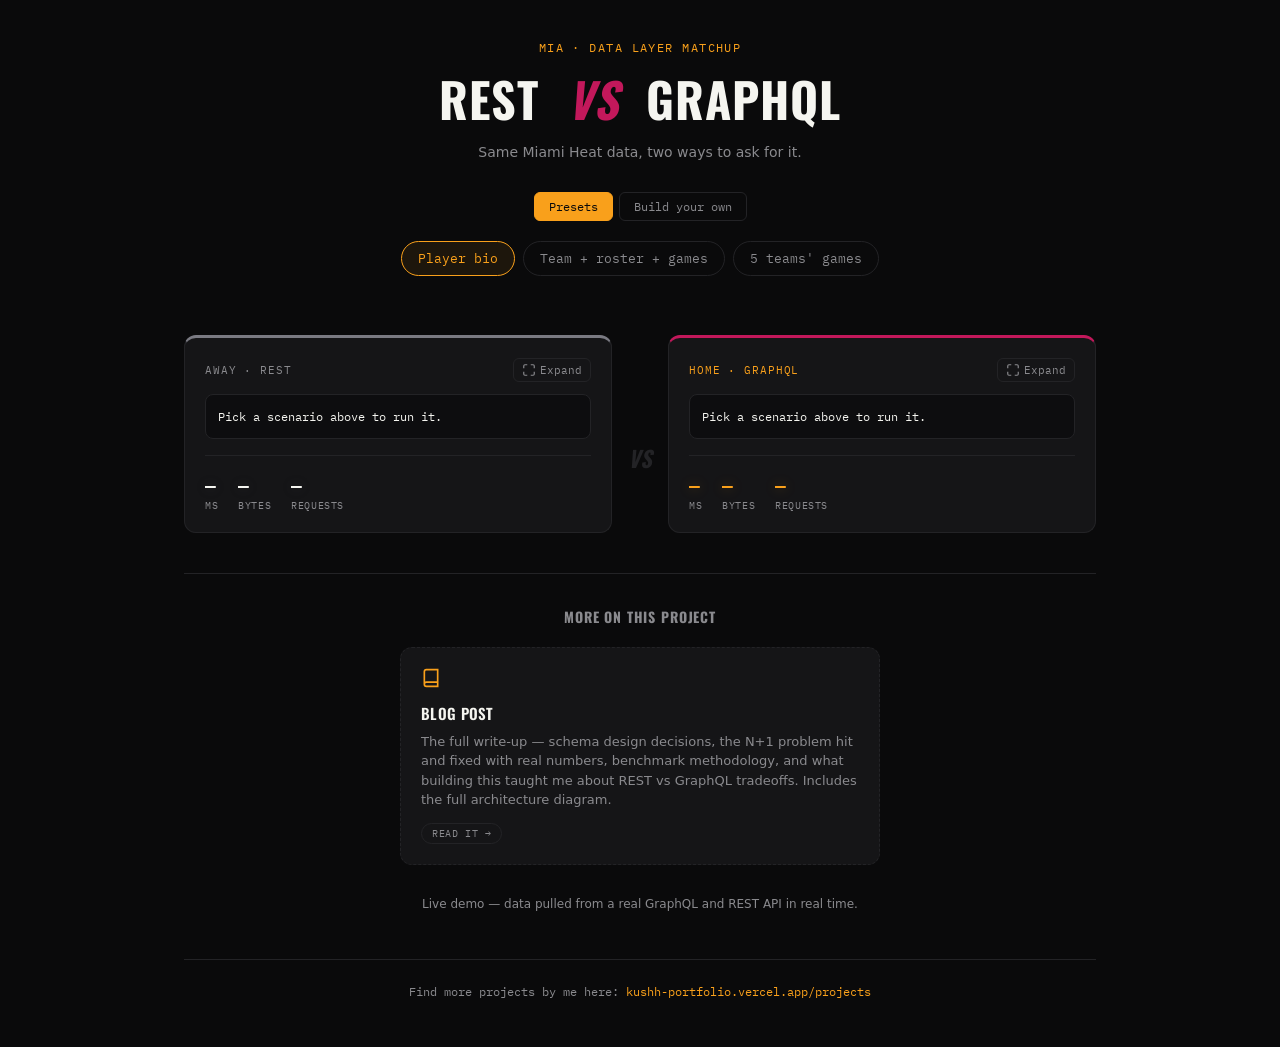
<file: frontend/index.html>
<!DOCTYPE html>
<html lang="en">
<head>
<meta charset="UTF-8" />
<meta name="viewport" content="width=device-width, initial-scale=1.0" />
<title>REST vs GraphQL — Miami Heat Data</title>
<link rel="icon" type="image/svg+xml" href="favicon.svg" />
<link rel="preconnect" href="https://fonts.googleapis.com">
<link href="https://fonts.googleapis.com/css2?family=Oswald:wght@500;600;700&family=IBM+Plex+Mono:wght@400;500;600&display=swap" rel="stylesheet">
<link rel="stylesheet" href="style.css" />
</head>
<body>

<header class="scoreboard-header">
  <p class="eyebrow">MIA · Data Layer Matchup</p>
  <h1>REST <span class="vs">vs</span> GraphQL</h1>
  <p class="subhead">Same Miami Heat data, two ways to ask for it.</p>
</header>

<div class="mode-toggle" role="tablist" aria-label="Demo mode">
  <button type="button" class="mode-btn active" id="mode-presets-btn" onclick="setMode('presets')">Presets</button>
  <button type="button" class="mode-btn" id="mode-builder-btn" onclick="setMode('builder')">Build your own</button>
</div>

<nav class="scenario-select" id="scenario-select" role="tablist" aria-label="Query scenario">
  <button type="button" class="scenario-btn active" data-scenario="1" onclick="runScenario(1, this)">
    Player bio
  </button>
  <button type="button" class="scenario-btn" data-scenario="2" onclick="runScenario(2, this)">
    Team + roster + games
  </button>
  <button type="button" class="scenario-btn" data-scenario="3" onclick="runScenario(3, this)">
    5 teams' games
  </button>
</nav>

<section class="builder-panel" id="builder-panel" aria-label="Custom query builder">
  <div class="builder-row">
    <label>Team</label>
    <span class="team-locked">
      <svg width="14" height="14" viewBox="0 0 24 24" fill="none" stroke="currentColor" stroke-width="2"><path d="M12 2l7 4v6c0 5-3.5 8.5-7 10-3.5-1.5-7-5-7-10V6l7-4z"/></svg>
      Miami Heat
    </span>
    <span class="team-locked-note">(roster data only exists for the Heat — see project notes)</span>
  </div>

  <div class="builder-columns">
    <div class="field-group">
      <p class="field-group-title">Team fields</p>
      <label><input type="checkbox" class="team-field" value="fullName" checked onchange="renderQueryPreview()"> Full name</label>
      <label><input type="checkbox" class="team-field" value="conference" onchange="renderQueryPreview()"> Conference</label>
      <label><input type="checkbox" class="team-field" value="division" onchange="renderQueryPreview()"> Division</label>
    </div>

    <div class="field-group">
      <p class="field-group-title">
        <label><input type="checkbox" id="include-roster" onchange="toggleRosterFields(); renderQueryPreview()"> Roster</label>
      </p>
      <div id="roster-fields" class="nested-fields disabled">
        <label><input type="checkbox" class="roster-field" value="firstName" checked onchange="renderQueryPreview()"> First name</label>
        <label><input type="checkbox" class="roster-field" value="lastName" checked onchange="renderQueryPreview()"> Last name</label>
        <label><input type="checkbox" class="roster-field" value="position" onchange="renderQueryPreview()"> Position</label>
        <label><input type="checkbox" class="roster-field" value="height" onchange="renderQueryPreview()"> Height</label>
        <label><input type="checkbox" class="roster-field" value="jerseyNumber" onchange="renderQueryPreview()"> Jersey #</label>
        <label><input type="checkbox" class="roster-field" value="college" onchange="renderQueryPreview()"> College</label>
      </div>
    </div>

    <div class="field-group">
      <p class="field-group-title">
        <label><input type="checkbox" id="include-games" onchange="toggleGamesFields(); renderQueryPreview()"> Recent games</label>
      </p>
      <div id="games-fields" class="nested-fields disabled">
        <label><input type="checkbox" class="games-field" value="date" checked onchange="renderQueryPreview()"> Date</label>
        <label><input type="checkbox" class="games-field" value="homeTeamAbbr" checked onchange="renderQueryPreview()"> Home team</label>
        <label><input type="checkbox" class="games-field" value="visitorTeamAbbr" checked onchange="renderQueryPreview()"> Visitor team</label>
        <label><input type="checkbox" class="games-field" value="homeScore" onchange="renderQueryPreview()"> Home score</label>
        <label><input type="checkbox" class="games-field" value="visitorScore" onchange="renderQueryPreview()"> Visitor score</label>
        <label class="limit-row">
          Limit
          <input type="number" id="games-limit" value="5" min="1" max="10" onchange="renderQueryPreview()">
        </label>
      </div>
    </div>
  </div>

  <div class="query-preview">
    <p class="field-group-title">Generated GraphQL query</p>
    <pre id="query-preview-text" class="response-body"></pre>
  </div>

  <button type="button" class="run-btn" id="run-builder-btn" onclick="runCustomQuery()">Run this query</button>
</section>

<div class="progress-track" id="progress-track" aria-hidden="true">
  <div class="progress-fill" id="progress-fill"></div>
</div>

<main class="matchup">

  <section class="panel panel-rest" aria-label="REST response">
    <div class="panel-tag-row">
      <div class="panel-tag">AWAY · REST</div>
      <button type="button" class="expand-btn" onclick="openModal('rest')" aria-label="Expand REST response">
        <svg width="14" height="14" viewBox="0 0 24 24" fill="none" stroke="currentColor" stroke-width="2"><path d="M9 3H5a2 2 0 0 0-2 2v4M15 3h4a2 2 0 0 1 2 2v4M9 21H5a2 2 0 0 1-2-2v-4M15 21h4a2 2 0 0 0 2-2v-4"/></svg>
        Expand
      </button>
    </div>
    <pre id="rest-output" class="response-body">Pick a scenario above to run it.</pre>
    <div class="stat-line">
      <div class="stat"><span class="stat-value" id="rest-time">—</span><span class="stat-label">ms</span></div>
      <div class="stat"><span class="stat-value" id="rest-size">—</span><span class="stat-label">bytes</span></div>
      <div class="stat"><span class="stat-value" id="rest-calls">—</span><span class="stat-label">requests</span></div>
    </div>
  </section>

  <div class="vs-divider" aria-hidden="true">VS</div>

  <section class="panel panel-graphql" aria-label="GraphQL response">
    <div class="panel-tag-row">
      <div class="panel-tag">HOME · GRAPHQL</div>
      <button type="button" class="expand-btn" onclick="openModal('graphql')" aria-label="Expand GraphQL response">
        <svg width="14" height="14" viewBox="0 0 24 24" fill="none" stroke="currentColor" stroke-width="2"><path d="M9 3H5a2 2 0 0 0-2 2v4M15 3h4a2 2 0 0 1 2 2v4M9 21H5a2 2 0 0 1-2-2v-4M15 21h4a2 2 0 0 0 2-2v-4"/></svg>
        Expand
      </button>
    </div>
    <pre id="graphql-output" class="response-body">Pick a scenario above to run it.</pre>
    <div class="stat-line">
      <div class="stat"><span class="stat-value" id="graphql-time">—</span><span class="stat-label">ms</span></div>
      <div class="stat"><span class="stat-value" id="graphql-size">—</span><span class="stat-label">bytes</span></div>
      <div class="stat"><span class="stat-value" id="graphql-calls">—</span><span class="stat-label">requests</span></div>
    </div>
  </section>

</main>

<section class="coming-soon" aria-label="Additional project content">
  <h2 class="coming-soon-title">More on this project</h2>
  <a href="blog.html" class="coming-soon-card coming-soon-single">
    <div class="coming-soon-icon">
      <svg width="20" height="20" viewBox="0 0 24 24" fill="none" stroke="currentColor" stroke-width="2"><path d="M4 19.5A2.5 2.5 0 0 1 6.5 17H20M4 4.5A2.5 2.5 0 0 1 6.5 2H20v20H6.5A2.5 2.5 0 0 1 4 19.5v-15z"/></svg>
    </div>
    <p class="coming-soon-label">Blog post</p>
    <p class="coming-soon-desc">The full write-up — schema design decisions, the N+1 problem hit and fixed with real numbers, benchmark methodology, and what building this taught me about REST vs GraphQL tradeoffs. Includes the full architecture diagram.</p>
    <span class="coming-soon-badge">Read it →</span>
  </a>
</section>

<p class="rate-limit-note" id="status-note">Live demo — data pulled from a real GraphQL and REST API in real time.</p>

<div class="modal-overlay" id="modal-overlay" onclick="closeModalOnBackdrop(event)">
  <div class="modal" role="dialog" aria-modal="true" aria-labelledby="modal-title">
    <div class="modal-header">
      <span class="modal-tag" id="modal-tag">RESPONSE</span>
      <h2 id="modal-title">Full response</h2>
      <div class="modal-actions">
        <button type="button" class="copy-btn" id="copy-btn" onclick="copyModalContent()">Copy</button>
        <button type="button" class="close-btn" onclick="closeModal()" aria-label="Close">✕</button>
      </div>
    </div>
    <pre class="modal-body"><code id="modal-code"></code></pre>
  </div>
</div>

<footer class="site-footer">
  <p>Find more projects by me here: <a href="https://kushh-portfolio.vercel.app/projects" target="_blank" rel="noopener noreferrer">kushh-portfolio.vercel.app/projects</a></p>
</footer>

<script src="app.js"></script>
</body>
</html>
</file>
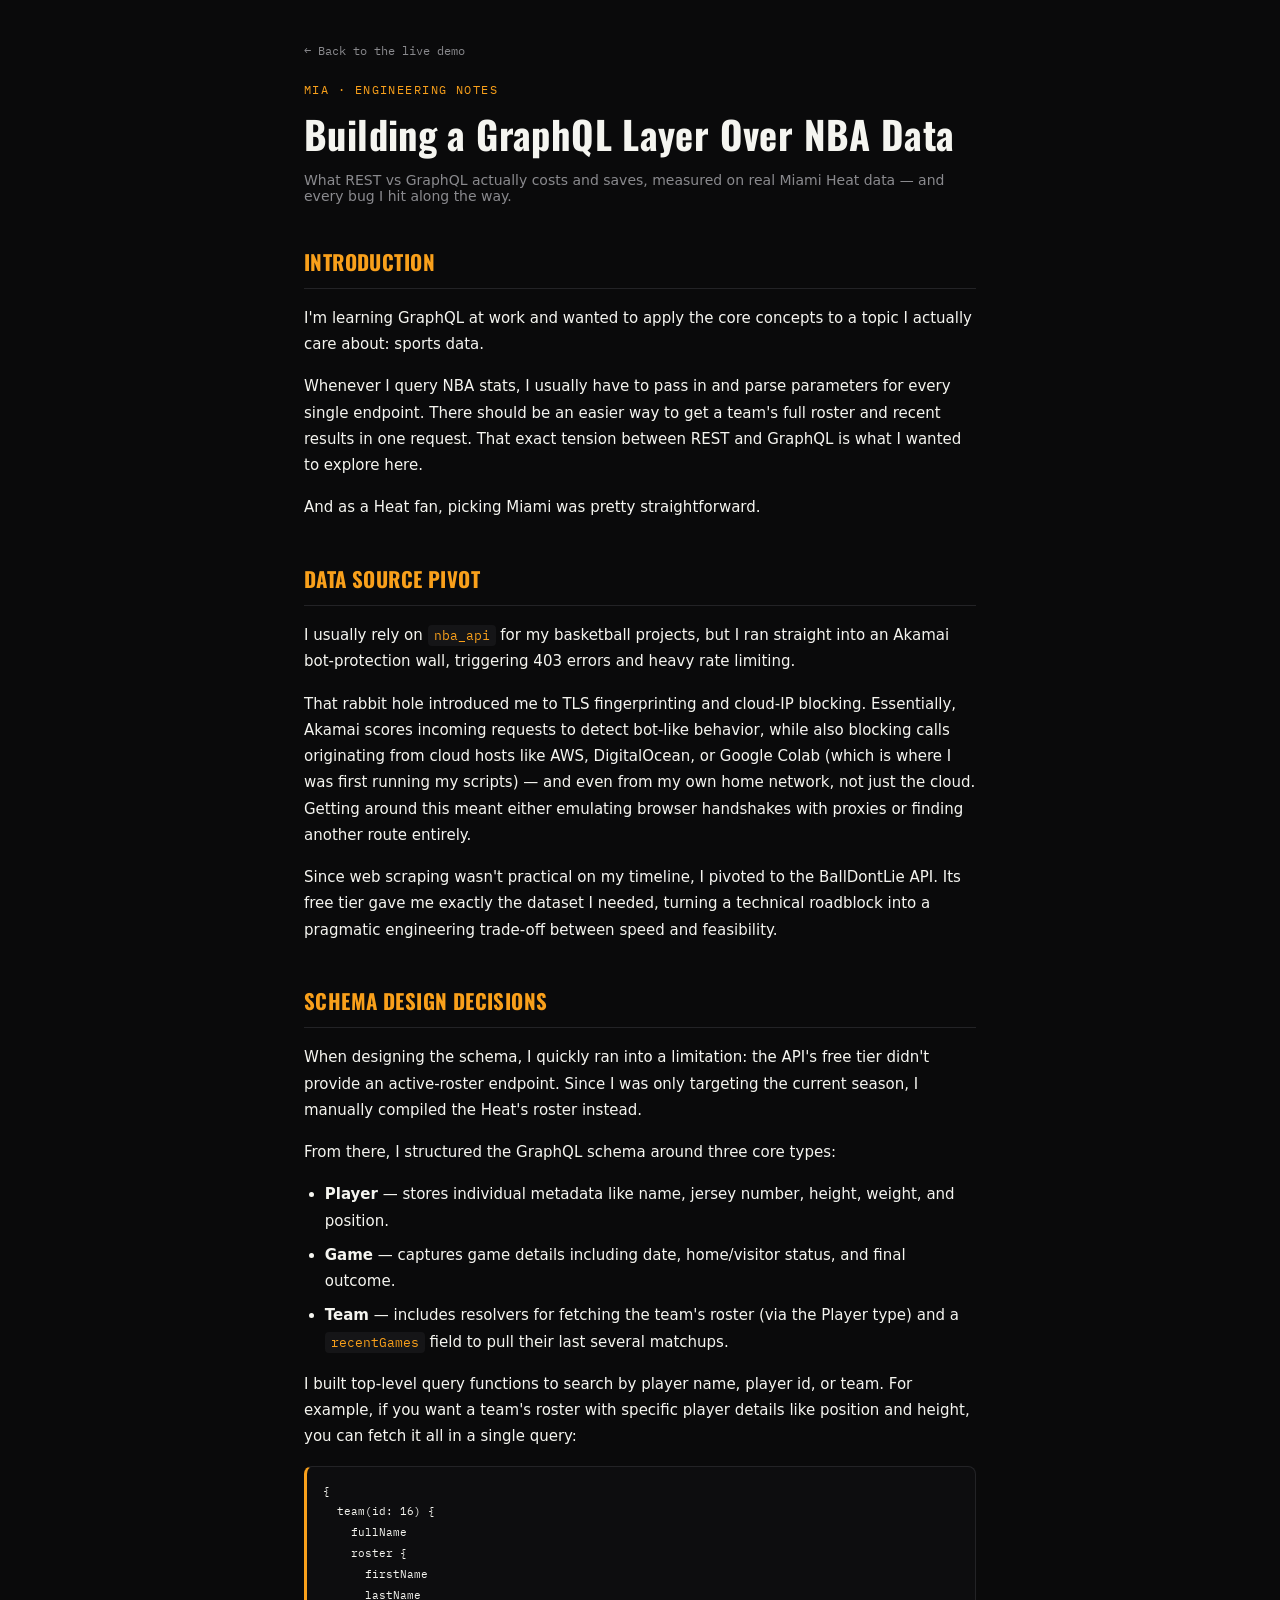
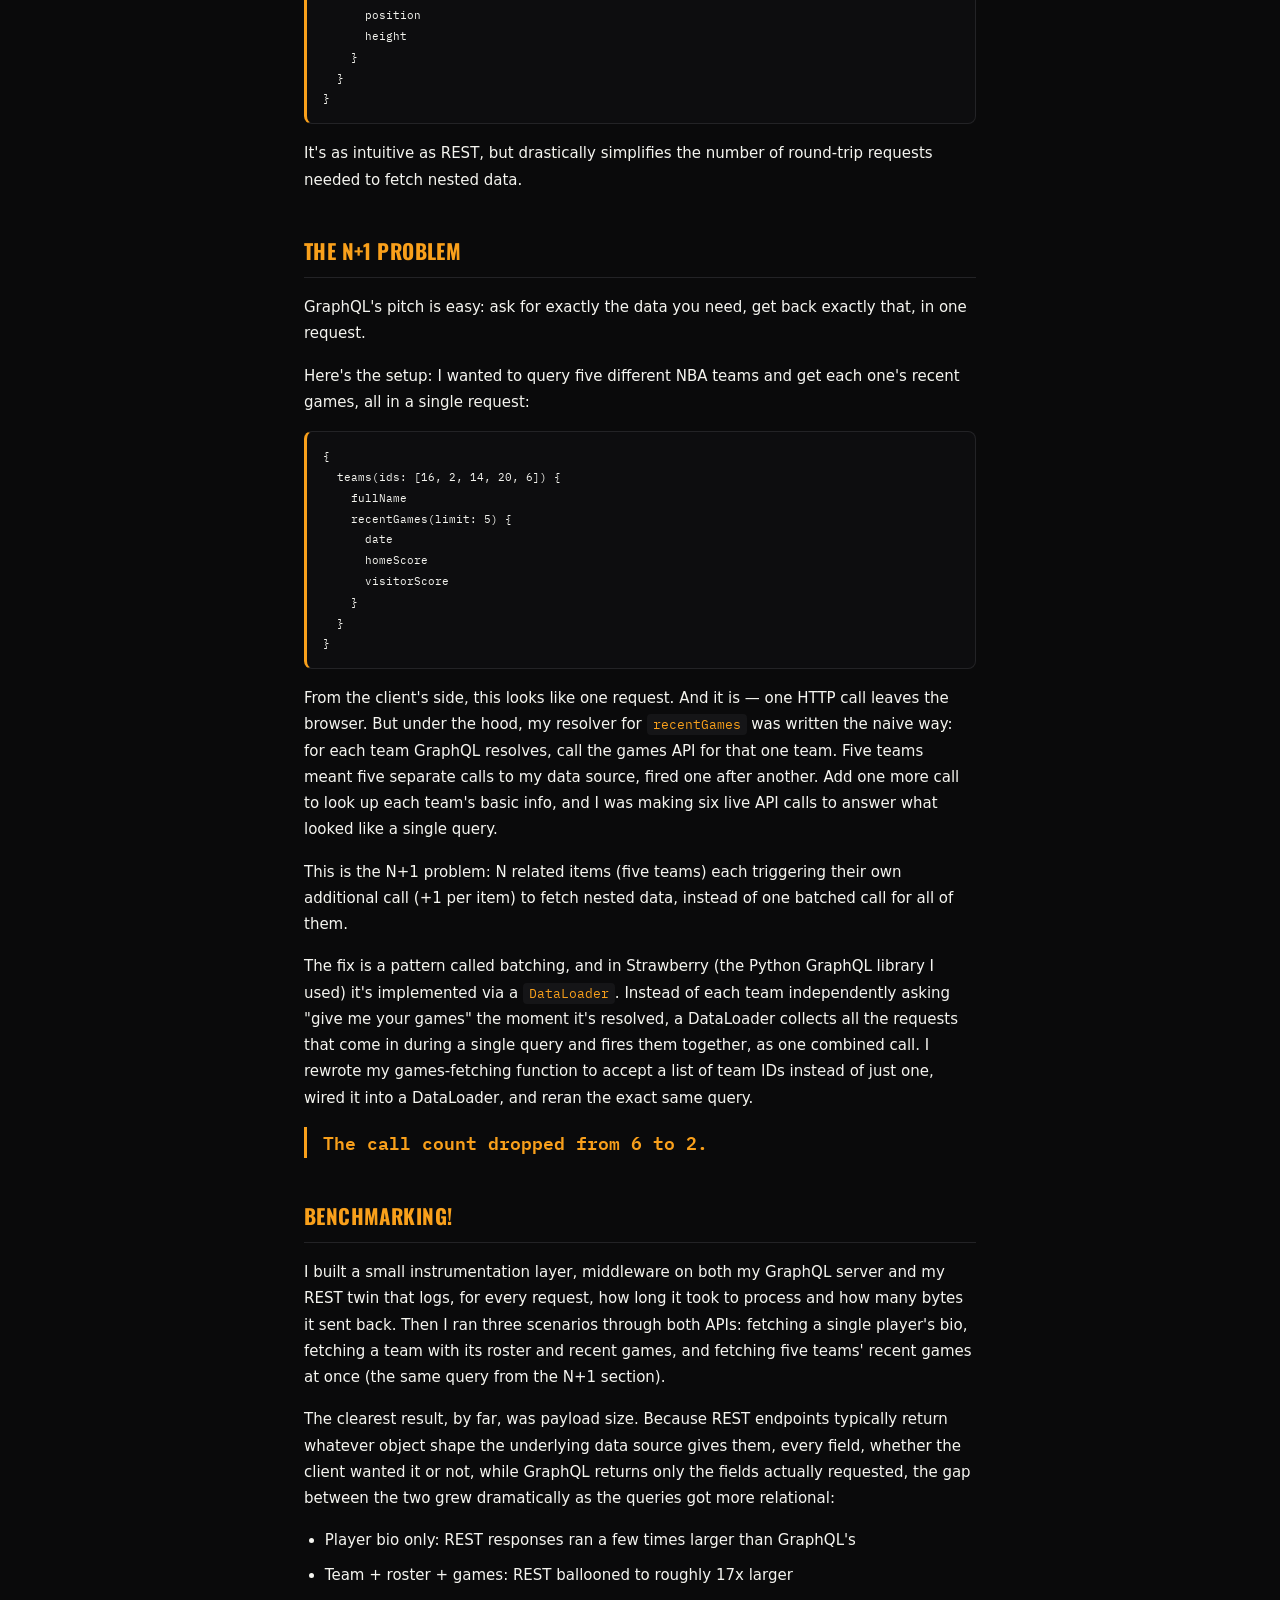
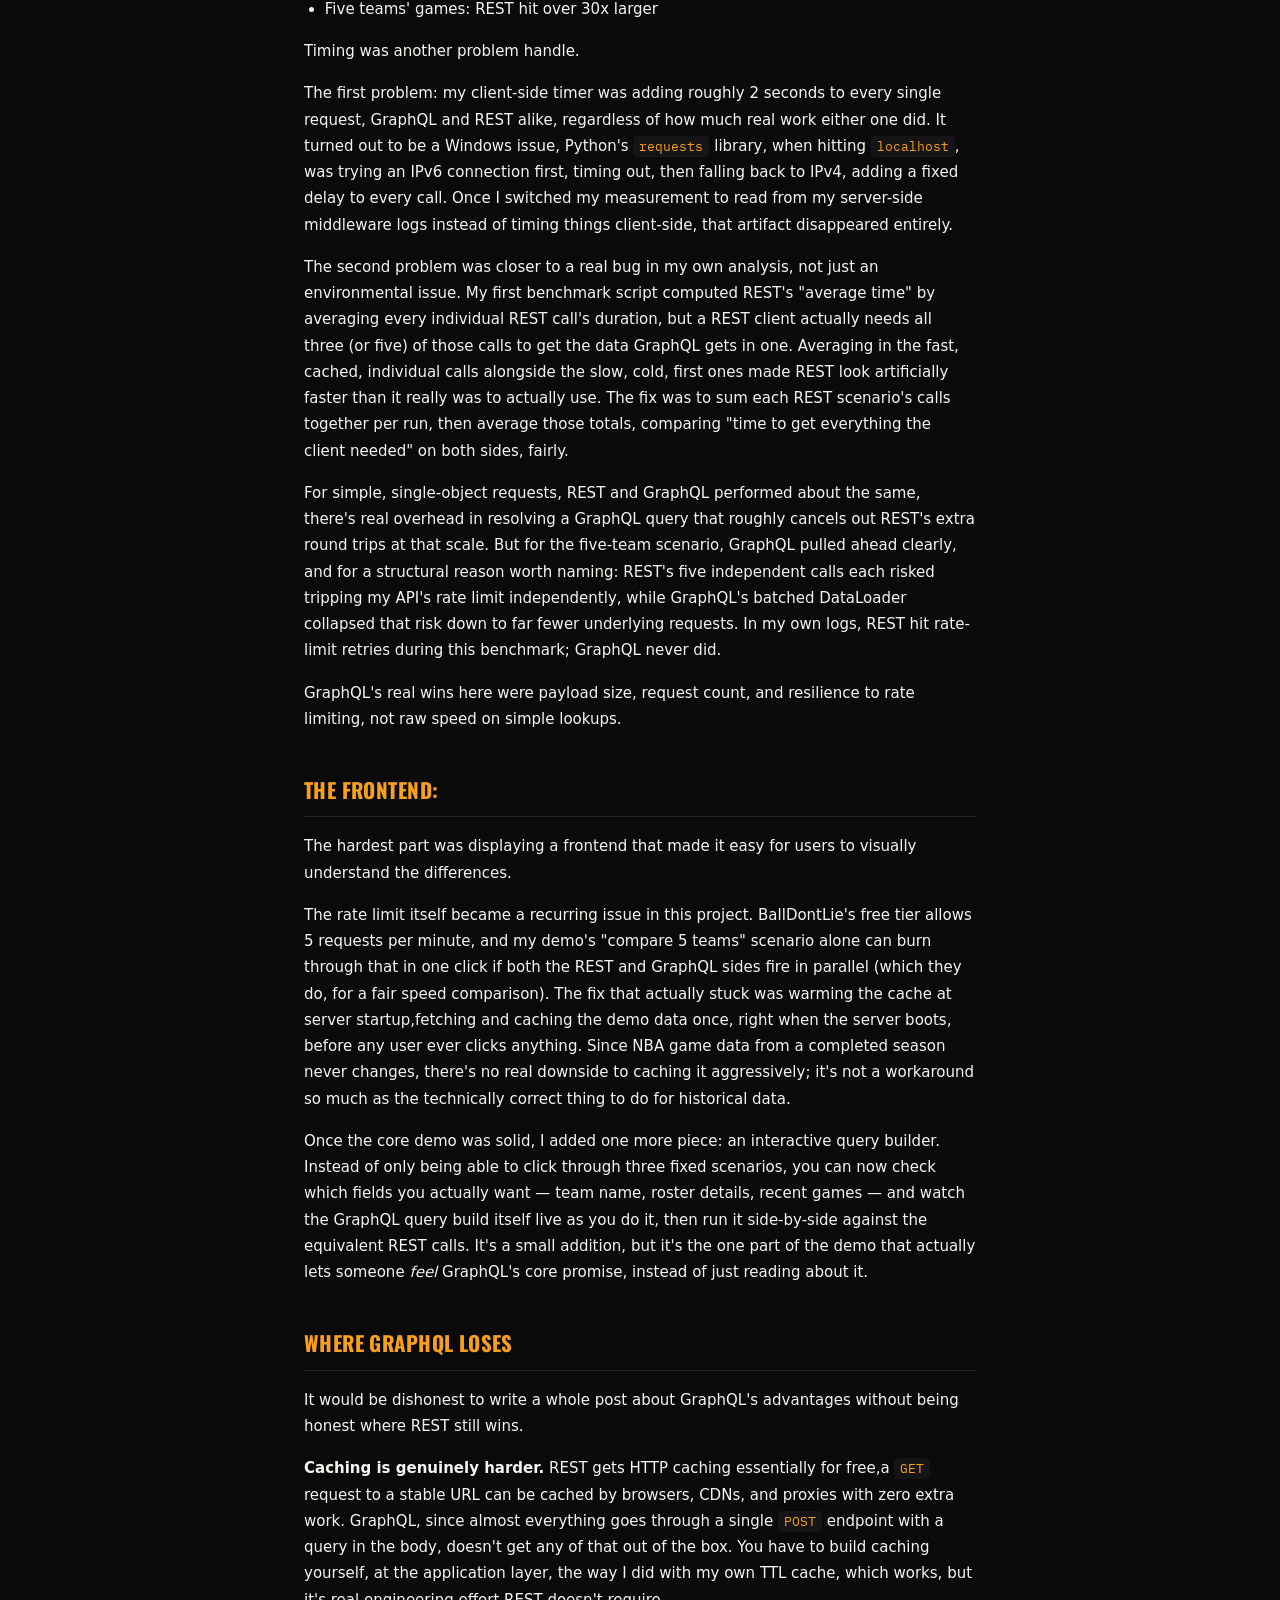
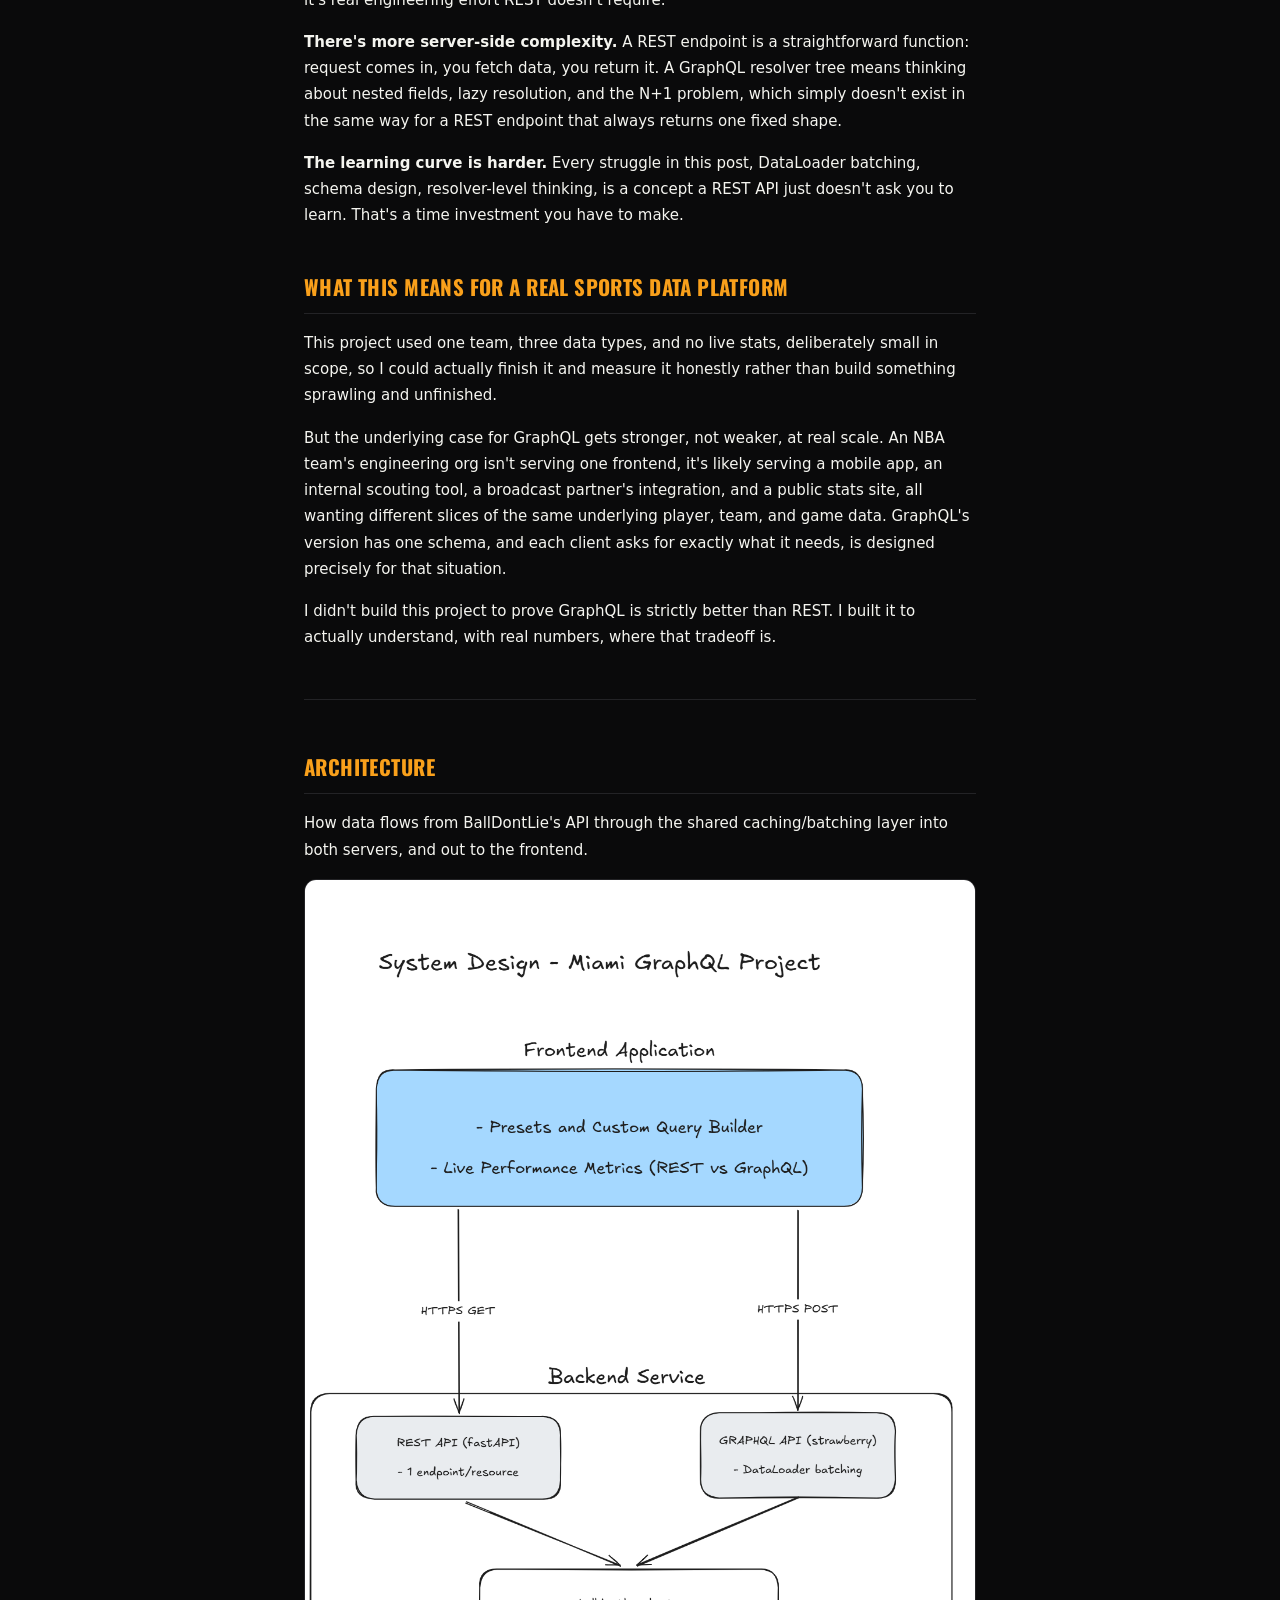
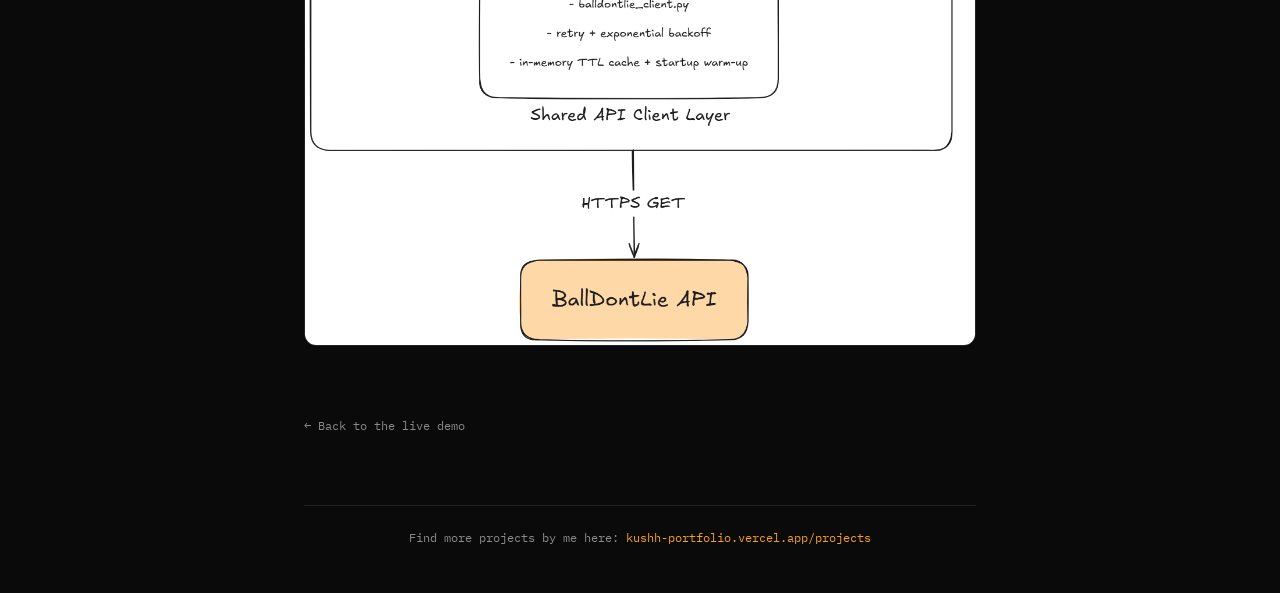
<file: frontend/blog.html>
<!DOCTYPE html>
<html lang="en">
<head>
<meta charset="UTF-8" />
<meta name="viewport" content="width=device-width, initial-scale=1.0" />
<title>Building a GraphQL Layer Over NBA Data — Blog</title>
<link rel="icon" type="image/svg+xml" href="favicon.svg" />
<link rel="preconnect" href="https://fonts.googleapis.com">
<link href="https://fonts.googleapis.com/css2?family=Oswald:wght@500;600;700&family=IBM+Plex+Mono:wght@400;500;600&display=swap" rel="stylesheet">
<link rel="stylesheet" href="style.css" />
<link rel="stylesheet" href="blog.css" />
</head>
<body class="blog-body">

<a href="index.html" class="back-link">← Back to the live demo</a>

<header class="blog-header">
  <p class="eyebrow">MIA · Engineering Notes</p>
  <h1>Building a GraphQL Layer Over NBA Data</h1>
  <p class="subhead">What REST vs GraphQL actually costs and saves, measured on real Miami Heat data — and every bug I hit along the way.</p>
</header>

<article class="blog-article">

  <section>
    <h2>Introduction</h2>
    <p>I'm learning GraphQL at work and wanted to apply the core concepts to a topic I actually care about: sports data.</p>
    <p>Whenever I query NBA stats, I usually have to pass in and parse parameters for every single endpoint. There should be an easier way to get a team's full roster and recent results in one request. That exact tension between REST and GraphQL is what I wanted to explore here.</p>
    <p>And as a Heat fan, picking Miami was pretty straightforward.</p>
  </section>

  <section>
    <h2>Data Source Pivot</h2>
    <p>I usually rely on <code>nba_api</code> for my basketball projects, but I ran straight into an Akamai bot-protection wall, triggering 403 errors and heavy rate limiting.</p>
    <p>That rabbit hole introduced me to TLS fingerprinting and cloud-IP blocking. Essentially, Akamai scores incoming requests to detect bot-like behavior, while also blocking calls originating from cloud hosts like AWS, DigitalOcean, or Google Colab (which is where I was first running my scripts) — and even from my own home network, not just the cloud. Getting around this meant either emulating browser handshakes with proxies or finding another route entirely.</p>
    <p>Since web scraping wasn't practical on my timeline, I pivoted to the BallDontLie API. Its free tier gave me exactly the dataset I needed, turning a technical roadblock into a pragmatic engineering trade-off between speed and feasibility.</p>
  </section>

  <section>
    <h2>Schema Design Decisions</h2>
    <p>When designing the schema, I quickly ran into a limitation: the API's free tier didn't provide an active-roster endpoint. Since I was only targeting the current season, I manually compiled the Heat's roster instead.</p>
    <p>From there, I structured the GraphQL schema around three core types:</p>
    <ul>
      <li><strong>Player</strong> — stores individual metadata like name, jersey number, height, weight, and position.</li>
      <li><strong>Game</strong> — captures game details including date, home/visitor status, and final outcome.</li>
      <li><strong>Team</strong> — includes resolvers for fetching the team's roster (via the Player type) and a <code>recentGames</code> field to pull their last several matchups.</li>
    </ul>
    <p>I built top-level query functions to search by player name, player id, or team. For example, if you want a team's roster with specific player details like position and height, you can fetch it all in a single query:</p>
    <pre class="code-block"><code>{
  team(id: 16) {
    fullName
    roster {
      firstName
      lastName
      position
      height
    }
  }
}</code></pre>
    <p>It's as intuitive as REST, but drastically simplifies the number of round-trip requests needed to fetch nested data.</p>
  </section>

  <section>
    <h2>The N+1 Problem</h2>
    <p>GraphQL's pitch is easy: ask for exactly the data you need, get back exactly that, in one request.</p>
    <p>Here's the setup: I wanted to query five different NBA teams and get each one's recent games, all in a single request:</p>
    <pre class="code-block"><code>{
  teams(ids: [16, 2, 14, 20, 6]) {
    fullName
    recentGames(limit: 5) {
      date
      homeScore
      visitorScore
    }
  }
}</code></pre>
    <p>From the client's side, this looks like one request. And it is — one HTTP call leaves the browser. But under the hood, my resolver for <code>recentGames</code> was written the naive way: for each team GraphQL resolves, call the games API for that one team. Five teams meant five separate calls to my data source, fired one after another. Add one more call to look up each team's basic info, and I was making six live API calls to answer what looked like a single query.</p>
    <p>This is the N+1 problem: N related items (five teams) each triggering their own additional call (+1 per item) to fetch nested data, instead of one batched call for all of them.</p>
    <p>The fix is a pattern called batching, and in Strawberry (the Python GraphQL library I used) it's implemented via a <code>DataLoader</code>. Instead of each team independently asking "give me your games" the moment it's resolved, a DataLoader collects all the requests that come in during a single query and fires them together, as one combined call. I rewrote my games-fetching function to accept a list of team IDs instead of just one, wired it into a DataLoader, and reran the exact same query.</p>
    <p class="callout">The call count dropped from 6 to 2.</p>
  </section>

  <section>
    <h2>Benchmarking!</h2>
    <p> I built a small instrumentation layer, middleware on both my GraphQL server and my REST twin that logs, for every request, how long it took to process and how many bytes it sent back. Then I ran three scenarios through both APIs: fetching a single player's bio, fetching a team with its roster and recent games, and fetching five teams' recent games at once (the same query from the N+1 section).</p>
    <p>The clearest result, by far, was payload size. Because REST endpoints typically return whatever object shape the underlying data source gives them, every field, whether the client wanted it or not, while GraphQL returns only the fields actually requested, the gap between the two grew dramatically as the queries got more relational:</p>
    <ul>
      <li>Player bio only: REST responses ran a few times larger than GraphQL's</li>
      <li>Team + roster + games: REST ballooned to roughly 17x larger</li>
      <li>Five teams' games: REST hit over 30x larger</li>
    </ul>
    <p>Timing was another problem handle.</p>
    <p>The first problem: my client-side timer was adding roughly 2 seconds to every single request, GraphQL and REST alike, regardless of how much real work either one did. It turned out to be a Windows issue, Python's <code>requests</code> library, when hitting <code>localhost</code>, was trying an IPv6 connection first, timing out, then falling back to IPv4, adding a fixed delay to every call. Once I switched my measurement to read from my server-side middleware logs instead of timing things client-side, that artifact disappeared entirely.</p>
    <p>The second problem was closer to a real bug in my own analysis, not just an environmental issue. My first benchmark script computed REST's "average time" by averaging every individual REST call's duration, but a REST client actually needs all three (or five) of those calls to get the data GraphQL gets in one. Averaging in the fast, cached, individual calls alongside the slow, cold, first ones made REST look artificially faster than it really was to actually use. The fix was to sum each REST scenario's calls together per run, then average those totals, comparing "time to get everything the client needed" on both sides, fairly.</p>
    <p>For simple, single-object requests, REST and GraphQL performed about the same, there's real overhead in resolving a GraphQL query that roughly cancels out REST's extra round trips at that scale. But for the five-team scenario, GraphQL pulled ahead clearly, and for a structural reason worth naming: REST's five independent calls each risked tripping my API's rate limit independently, while GraphQL's batched DataLoader collapsed that risk down to far fewer underlying requests. In my own logs, REST hit rate-limit retries during this benchmark; GraphQL never did.</p>
    <p>GraphQL's real wins here were payload size, request count, and resilience to rate limiting, not raw speed on simple lookups.</p>
  </section>

  <section>
    <h2>The Frontend:</h2>
    <p>The hardest part was displaying a frontend that made it easy for users to visually understand the differences.</p>
    <p>The rate limit itself became a recurring issue in this project. BallDontLie's free tier allows 5 requests per minute, and my demo's "compare 5 teams" scenario alone can burn through that in one click if both the REST and GraphQL sides fire in parallel (which they do, for a fair speed comparison). The fix that actually stuck was warming the cache at server startup,fetching and caching the demo data once, right when the server boots, before any user ever clicks anything. Since NBA game data from a completed season never changes, there's no real downside to caching it aggressively; it's not a workaround so much as the technically correct thing to do for historical data.</p>
    <p>Once the core demo was solid, I added one more piece: an interactive query builder. Instead of only being able to click through three fixed scenarios, you can now check which fields you actually want — team name, roster details, recent games — and watch the GraphQL query build itself live as you do it, then run it side-by-side against the equivalent REST calls. It's a small addition, but it's the one part of the demo that actually lets someone <em>feel</em> GraphQL's core promise, instead of just reading about it.</p>
  </section>

  <section>
    <h2>Where GraphQL Loses</h2>
    <p>It would be dishonest to write a whole post about GraphQL's advantages without being honest where REST still wins.</p>
    <p><strong>Caching is genuinely harder.</strong> REST gets HTTP caching essentially for free,a <code>GET</code> request to a stable URL can be cached by browsers, CDNs, and proxies with zero extra work. GraphQL, since almost everything goes through a single <code>POST</code> endpoint with a query in the body, doesn't get any of that out of the box. You have to build caching yourself, at the application layer, the way I did with my own TTL cache, which works, but it's real engineering effort REST doesn't require.</p>
    <p><strong>There's more server-side complexity.</strong> A REST endpoint is a straightforward function: request comes in, you fetch data, you return it. A GraphQL resolver tree means thinking about nested fields, lazy resolution, and the N+1 problem, which simply doesn't exist in the same way for a REST endpoint that always returns one fixed shape.</p>
    <p><strong>The learning curve is harder.</strong> Every struggle in this post, DataLoader batching, schema design, resolver-level thinking,  is a concept a REST API just doesn't ask you to learn. That's a time investment you have to make.</p>
  </section>

  <section>
    <h2>What This Means for a Real Sports Data Platform</h2>
    <p>This project used one team, three data types, and no live stats,  deliberately small in scope, so I could actually finish it and measure it honestly rather than build something sprawling and unfinished.</p>
    <p>But the underlying case for GraphQL gets stronger, not weaker, at real scale. An NBA team's engineering org isn't serving one frontend, it's likely serving a mobile app, an internal scouting tool, a broadcast partner's integration, and a public stats site, all wanting different slices of the same underlying player, team, and game data. GraphQL's version has one schema, and each client asks for exactly what it needs, is designed precisely for that situation.</p>
    <p>I didn't build this project to prove GraphQL is strictly better than REST. I built it to actually understand, with real numbers, where that tradeoff is.</p>
  </section>

  <section class="diagram-section">
    <h2>Architecture</h2>
    <p>How data flows from BallDontLie's API through the shared caching/batching layer into both servers, and out to the frontend.</p>
    <img src="architecture-diagram.png" alt="Architecture diagram: BallDontLie API to shared client layer to GraphQL and REST servers to frontend" class="diagram-image" />
  </section>

</article>

<a href="index.html" class="back-link back-link-bottom">← Back to the live demo</a>

<footer class="site-footer">
  <p>Find more projects by me here: <a href="https://kushh-portfolio.vercel.app/projects" target="_blank" rel="noopener noreferrer">kushh-portfolio.vercel.app/projects</a></p>
</footer>

</body>
</html>
</file>
<file: frontend/style.css>
:root {
  --bg: #0a0a0b;
  --panel: #151517;
  --panel-border: #232326;
  --heat-red: #98002e;
  --heat-red-bright: #c2185b;
  --heat-gold: #f9a01b;
  --text-primary: #f5f5f0;
  --text-muted: #8a8a8e;
  --rest-accent: #7a7a82;
  --font-display: "Oswald", sans-serif;
  --font-mono: "IBM Plex Mono", monospace;
}

* { box-sizing: border-box; }

body {
  background: var(--bg);
  color: var(--text-primary);
  font-family: system-ui, sans-serif;
  max-width: 960px;
  margin: 0 auto;
  padding: 2.5rem 1.5rem 3rem;
}

.scoreboard-header {
  text-align: center;
  margin-bottom: 2rem;
}

.eyebrow {
  font-family: var(--font-mono);
  font-size: 12px;
  letter-spacing: 0.12em;
  text-transform: uppercase;
  color: var(--heat-gold);
  margin: 0 0 0.5rem;
}

.scoreboard-header h1 {
  font-family: var(--font-display);
  font-weight: 700;
  font-size: clamp(2rem, 5vw, 3rem);
  letter-spacing: 0.02em;
  text-transform: uppercase;
  margin: 0;
}

.scoreboard-header .vs {
  color: var(--heat-red-bright);
  font-style: italic;
  margin: 0 0.3em;
}

.subhead {
  color: var(--text-muted);
  font-size: 14px;
  margin: 0.6rem 0 0;
}

.mode-toggle {
  display: flex;
  justify-content: center;
  gap: 6px;
  margin-bottom: 1.25rem;
}

.mode-btn {
  font-family: var(--font-mono);
  font-size: 12px;
  background: transparent;
  border: 1px solid var(--panel-border);
  color: var(--text-muted);
  padding: 6px 14px;
  border-radius: 6px;
  cursor: pointer;
}

.mode-btn.active {
  color: var(--bg);
  background: var(--heat-gold);
  border-color: var(--heat-gold);
}

.mode-btn:disabled {
  opacity: 0.5;
  cursor: not-allowed;
}

.scenario-select {
  display: flex;
  justify-content: center;
  gap: 8px;
  margin-bottom: 2rem;
  flex-wrap: wrap;
}

.scenario-btn {
  font-family: var(--font-mono);
  font-size: 13px;
  background: transparent;
  border: 1px solid var(--panel-border);
  color: var(--text-muted);
  padding: 8px 16px;
  border-radius: 999px;
  cursor: pointer;
  transition: border-color 0.15s ease, color 0.15s ease;
}

.scenario-btn:hover {
  border-color: var(--heat-gold);
  color: var(--text-primary);
}

.scenario-btn.active {
  border-color: var(--heat-gold);
  color: var(--heat-gold);
  background: rgba(249, 160, 27, 0.08);
}

.scenario-btn:focus-visible {
  outline: 2px solid var(--heat-gold);
  outline-offset: 2px;
}

.scenario-btn:disabled {
  opacity: 0.5;
  cursor: not-allowed;
}

.builder-panel {
  display: none;
  background: var(--panel);
  border: 1px solid var(--panel-border);
  border-radius: 12px;
  padding: 1.25rem;
  margin-bottom: 1.5rem;
}

.builder-panel.active {
  display: block;
}

.builder-row {
  display: flex;
  align-items: center;
  gap: 10px;
  margin-bottom: 1.25rem;
  flex-wrap: wrap;
}

.builder-row label {
  font-family: var(--font-mono);
  font-size: 12px;
  color: var(--text-muted);
}

.team-locked {
  display: flex;
  align-items: center;
  gap: 6px;
  font-family: var(--font-mono);
  font-size: 13px;
  color: var(--heat-gold);
  background: rgba(249, 160, 27, 0.08);
  border: 1px solid var(--heat-gold);
  border-radius: 6px;
  padding: 5px 12px;
}

.team-locked-note {
  font-size: 11px;
  color: var(--text-muted);
}

.builder-columns {
  display: grid;
  grid-template-columns: repeat(auto-fit, minmax(180px, 1fr));
  gap: 1.5rem;
  margin-bottom: 1.25rem;
}

.field-group-title {
  font-family: var(--font-mono);
  font-size: 12px;
  color: var(--heat-gold);
  text-transform: uppercase;
  letter-spacing: 0.05em;
  margin: 0 0 0.6rem;
}

.field-group label {
  display: block;
  font-size: 13px;
  color: var(--text-primary);
  margin-bottom: 6px;
  cursor: pointer;
}

.field-group input[type="checkbox"] {
  margin-right: 6px;
  accent-color: var(--heat-gold);
}

.nested-fields {
  padding-left: 1.1rem;
  border-left: 2px solid var(--panel-border);
}

.nested-fields.disabled {
  opacity: 0.35;
  pointer-events: none;
}

.limit-row {
  display: flex;
  align-items: center;
  gap: 8px;
}

.limit-row input {
  width: 50px;
  background: #0d0d0f;
  color: var(--text-primary);
  border: 1px solid var(--panel-border);
  border-radius: 4px;
  padding: 3px 6px;
  font-family: var(--font-mono);
  font-size: 12px;
}

.query-preview .response-body {
  max-height: 160px;
  margin-bottom: 0;
}

.run-btn {
  margin-top: 1rem;
  width: 100%;
  font-family: var(--font-display);
  font-weight: 600;
  text-transform: uppercase;
  letter-spacing: 0.04em;
  background: var(--heat-red-bright);
  color: white;
  border: none;
  border-radius: 8px;
  padding: 10px;
  cursor: pointer;
  transition: background 0.15s ease;
}

.run-btn:hover {
  background: var(--heat-gold);
  color: var(--bg);
}

.run-btn:disabled {
  background: var(--panel-border);
  color: var(--text-muted);
  cursor: not-allowed;
}

.progress-track {
  height: 3px;
  background: var(--panel-border);
  border-radius: 999px;
  overflow: hidden;
  margin-bottom: 1.5rem;
  opacity: 0;
  transition: opacity 0.2s ease;
}

.progress-track.active {
  opacity: 1;
}

.progress-fill {
  height: 100%;
  width: 30%;
  background: linear-gradient(90deg, var(--heat-red-bright), var(--heat-gold));
  border-radius: 999px;
  animation: progress-slide 1s ease-in-out infinite;
}

@keyframes progress-slide {
  0% { transform: translateX(-100%); }
  100% { transform: translateX(400%); }
}

.matchup {
  display: grid;
  grid-template-columns: 1fr auto 1fr;
  gap: 1rem;
  align-items: start;
}

@media (max-width: 700px) {
  .matchup {
    grid-template-columns: 1fr;
  }
  .vs-divider {
    display: none;
  }
}

.vs-divider {
  font-family: var(--font-display);
  font-weight: 700;
  font-style: italic;
  color: var(--panel-border);
  font-size: 1.4rem;
  align-self: center;
  padding-top: 3rem;
}

.panel {
  background: var(--panel);
  border: 1px solid var(--panel-border);
  border-radius: 12px;
  padding: 1.25rem;
  border-top: 3px solid var(--rest-accent);
}

.panel-graphql {
  border-top-color: var(--heat-red-bright);
}

.panel-tag-row {
  display: flex;
  justify-content: space-between;
  align-items: center;
  margin-bottom: 0.75rem;
}

.panel-tag {
  font-family: var(--font-mono);
  font-size: 11px;
  letter-spacing: 0.08em;
  color: var(--text-muted);
}

.panel-graphql .panel-tag {
  color: var(--heat-gold);
}

.expand-btn {
  display: flex;
  align-items: center;
  gap: 4px;
  font-family: var(--font-mono);
  font-size: 11px;
  color: var(--text-muted);
  background: transparent;
  border: 1px solid var(--panel-border);
  border-radius: 6px;
  padding: 4px 8px;
  cursor: pointer;
  transition: color 0.15s ease, border-color 0.15s ease;
}

.expand-btn:hover {
  color: var(--text-primary);
  border-color: var(--text-muted);
}

.panel-graphql .expand-btn:hover {
  color: var(--heat-gold);
  border-color: var(--heat-gold);
}

.response-body {
  font-family: var(--font-mono);
  font-size: 12px;
  line-height: 1.6;
  background: #0d0d0f;
  border: 1px solid var(--panel-border);
  border-radius: 8px;
  padding: 12px;
  max-height: 220px;
  overflow: auto;
  white-space: pre-wrap;
  word-break: break-word;
  color: var(--text-primary);
  margin: 0 0 1rem;
  position: relative;
}

.response-body.is-error {
  color: var(--heat-red-bright);
}

.stat-line {
  display: flex;
  gap: 1.25rem;
  border-top: 1px solid var(--panel-border);
  padding-top: 0.85rem;
}

.stat {
  display: flex;
  flex-direction: column;
}

.stat-value {
  font-family: var(--font-mono);
  font-weight: 600;
  font-size: 18px;
  color: var(--text-primary);
}

.panel-graphql .stat-value {
  color: var(--heat-gold);
  text-shadow: 0 0 12px rgba(249, 160, 27, 0.35);
}

.panel-rest .stat-value {
  text-shadow: 0 0 12px rgba(122, 122, 130, 0.25);
}

.stat-label {
  font-family: var(--font-mono);
  font-size: 10px;
  color: var(--text-muted);
  text-transform: uppercase;
  letter-spacing: 0.06em;
}

.json-key { color: var(--heat-gold); }
.json-string { color: #d7d7d2; }
.json-number { color: var(--heat-red-bright); }
.json-boolean, .json-null { color: var(--text-muted); font-style: italic; }

.coming-soon {
  margin-top: 2.5rem;
  padding-top: 2rem;
  border-top: 1px solid var(--panel-border);
}

.coming-soon-title {
  font-family: var(--font-display);
  font-size: 14px;
  text-transform: uppercase;
  letter-spacing: 0.06em;
  color: var(--text-muted);
  text-align: center;
  margin: 0 0 1.25rem;
}

.coming-soon-grid {
  display: grid;
  grid-template-columns: repeat(auto-fit, minmax(240px, 1fr));
  gap: 1rem;
}

.coming-soon-card {
  background: var(--panel);
  border: 1px dashed var(--panel-border);
  border-radius: 12px;
  padding: 1.25rem;
  position: relative;
  text-decoration: none;
  color: inherit;
  display: block;
  transition: border-color 0.15s ease;
}

.coming-soon-card:hover {
  border-color: var(--heat-gold);
}

.coming-soon-icon {
  color: var(--heat-gold);
  margin-bottom: 0.6rem;
}

.coming-soon-label {
  font-family: var(--font-display);
  font-size: 15px;
  font-weight: 600;
  text-transform: uppercase;
  letter-spacing: 0.02em;
  margin: 0 0 0.5rem;
}

.coming-soon-desc {
  font-size: 13px;
  color: var(--text-muted);
  line-height: 1.5;
  margin: 0 0 0.75rem;
}

.coming-soon-badge {
  display: inline-block;
  font-family: var(--font-mono);
  font-size: 10px;
  text-transform: uppercase;
  letter-spacing: 0.06em;
  color: var(--text-muted);
  border: 1px solid var(--panel-border);
  border-radius: 999px;
  padding: 3px 10px;
}

.coming-soon-single {
  max-width: 480px;
  margin: 0 auto;
}

.rate-limit-note {
  text-align: center;
  color: var(--text-muted);
  font-size: 12px;
  margin-top: 2rem;
}

.modal-overlay {
  display: none;
  position: fixed;
  inset: 0;
  background: rgba(0, 0, 0, 0.75);
  backdrop-filter: blur(3px);
  z-index: 100;
  align-items: center;
  justify-content: center;
  padding: 2rem;
}

.modal-overlay.open {
  display: flex;
}

.modal {
  background: var(--panel);
  border: 1px solid var(--panel-border);
  border-radius: 12px;
  width: 100%;
  max-width: 800px;
  max-height: 85vh;
  display: flex;
  flex-direction: column;
  overflow: hidden;
}

.modal-header {
  display: flex;
  align-items: center;
  gap: 12px;
  padding: 1rem 1.25rem;
  border-bottom: 1px solid var(--panel-border);
}

.modal-tag {
  font-family: var(--font-mono);
  font-size: 11px;
  color: var(--heat-gold);
  border: 1px solid var(--heat-gold);
  border-radius: 999px;
  padding: 2px 10px;
}

.modal-header h2 {
  font-family: var(--font-display);
  font-size: 16px;
  margin: 0;
  flex: 1;
  text-transform: uppercase;
  letter-spacing: 0.03em;
}

.modal-actions {
  display: flex;
  gap: 8px;
}

.copy-btn, .close-btn {
  font-family: var(--font-mono);
  font-size: 12px;
  background: transparent;
  border: 1px solid var(--panel-border);
  color: var(--text-muted);
  border-radius: 6px;
  padding: 5px 10px;
  cursor: pointer;
}

.copy-btn:hover, .close-btn:hover {
  color: var(--text-primary);
  border-color: var(--text-muted);
}

.modal-body {
  margin: 0;
  padding: 1.25rem;
  overflow: auto;
  font-family: var(--font-mono);
  font-size: 13px;
  line-height: 1.7;
  white-space: pre-wrap;
  word-break: break-word;
}

@media (prefers-reduced-motion: no-preference) {
  .response-body {
    animation: fade-in 0.2s ease;
  }
}

@keyframes fade-in {
  from { opacity: 0; }
  to { opacity: 1; }
}

.site-footer {
  text-align: center;
  margin-top: 3rem;
  padding-top: 1.5rem;
  border-top: 1px solid var(--panel-border);
}

.site-footer p {
  font-family: var(--font-mono);
  font-size: 12px;
  color: var(--text-muted);
  margin: 0;
}

.site-footer a {
  color: var(--heat-gold);
  text-decoration: none;
}

.site-footer a:hover {
  text-decoration: underline;
}
</file>
<file: frontend/blog.css>
.blog-body {
  max-width: 720px;
}

.back-link {
  display: inline-block;
  font-family: var(--font-mono);
  font-size: 12px;
  color: var(--text-muted);
  text-decoration: none;
  margin-bottom: 1.5rem;
  transition: color 0.15s ease;
}

.back-link:hover {
  color: var(--heat-gold);
}

.back-link-bottom {
  margin-top: 2rem;
}

.blog-header {
  text-align: left;
  margin-bottom: 2.5rem;
}

.blog-header h1 {
  font-family: var(--font-display);
  font-weight: 700;
  font-size: clamp(1.7rem, 4vw, 2.4rem);
  text-transform: none;
  letter-spacing: 0.01em;
  margin: 0.4rem 0;
}

.blog-article {
  font-size: 15px;
  line-height: 1.75;
  color: var(--text-primary);
}

.blog-article section {
  margin-bottom: 2.5rem;
}

.blog-article h2 {
  font-family: var(--font-display);
  font-size: 1.3rem;
  text-transform: uppercase;
  letter-spacing: 0.02em;
  color: var(--heat-gold);
  border-bottom: 1px solid var(--panel-border);
  padding-bottom: 0.5rem;
  margin-bottom: 1rem;
}

.blog-article p {
  margin: 0 0 1rem;
}

.blog-article ul {
  margin: 0 0 1rem;
  padding-left: 1.3rem;
}

.blog-article li {
  margin-bottom: 0.5rem;
}

.blog-article code {
  font-family: var(--font-mono);
  font-size: 0.85em;
  background: var(--panel);
  padding: 2px 6px;
  border-radius: 4px;
  color: var(--heat-gold);
}

.blog-article .code-block {
  font-family: var(--font-mono);
  font-size: 13px;
  line-height: 1.6;
  background: #0d0d0f;
  border: 1px solid var(--panel-border);
  border-left: 3px solid var(--heat-gold);
  border-radius: 8px;
  padding: 14px 16px;
  overflow-x: auto;
  margin: 0 0 1rem;
}

.blog-article .code-block code {
  background: none;
  padding: 0;
  color: var(--text-primary);
}

.callout {
  font-family: var(--font-mono);
  font-size: 1.1rem;
  font-weight: 600;
  color: var(--heat-gold);
  border-left: 3px solid var(--heat-gold);
  padding-left: 1rem;
  margin: 1.5rem 0;
}

.diagram-section {
  margin-top: 3rem;
  padding-top: 2rem;
  border-top: 1px solid var(--panel-border);
}

.diagram-placeholder {
  display: flex;
  flex-direction: column;
  align-items: center;
  justify-content: center;
  gap: 0.75rem;
  background: var(--panel);
  border: 1px dashed var(--panel-border);
  border-radius: 12px;
  padding: 3rem 1rem;
  color: var(--text-muted);
}

.diagram-placeholder p {
  font-family: var(--font-mono);
  font-size: 12px;
  text-transform: uppercase;
  letter-spacing: 0.06em;
  margin: 0;
}

.diagram-image {
  width: 100%;
  border-radius: 12px;
  border: 1px solid var(--panel-border);
  display: block;
}
</file>
